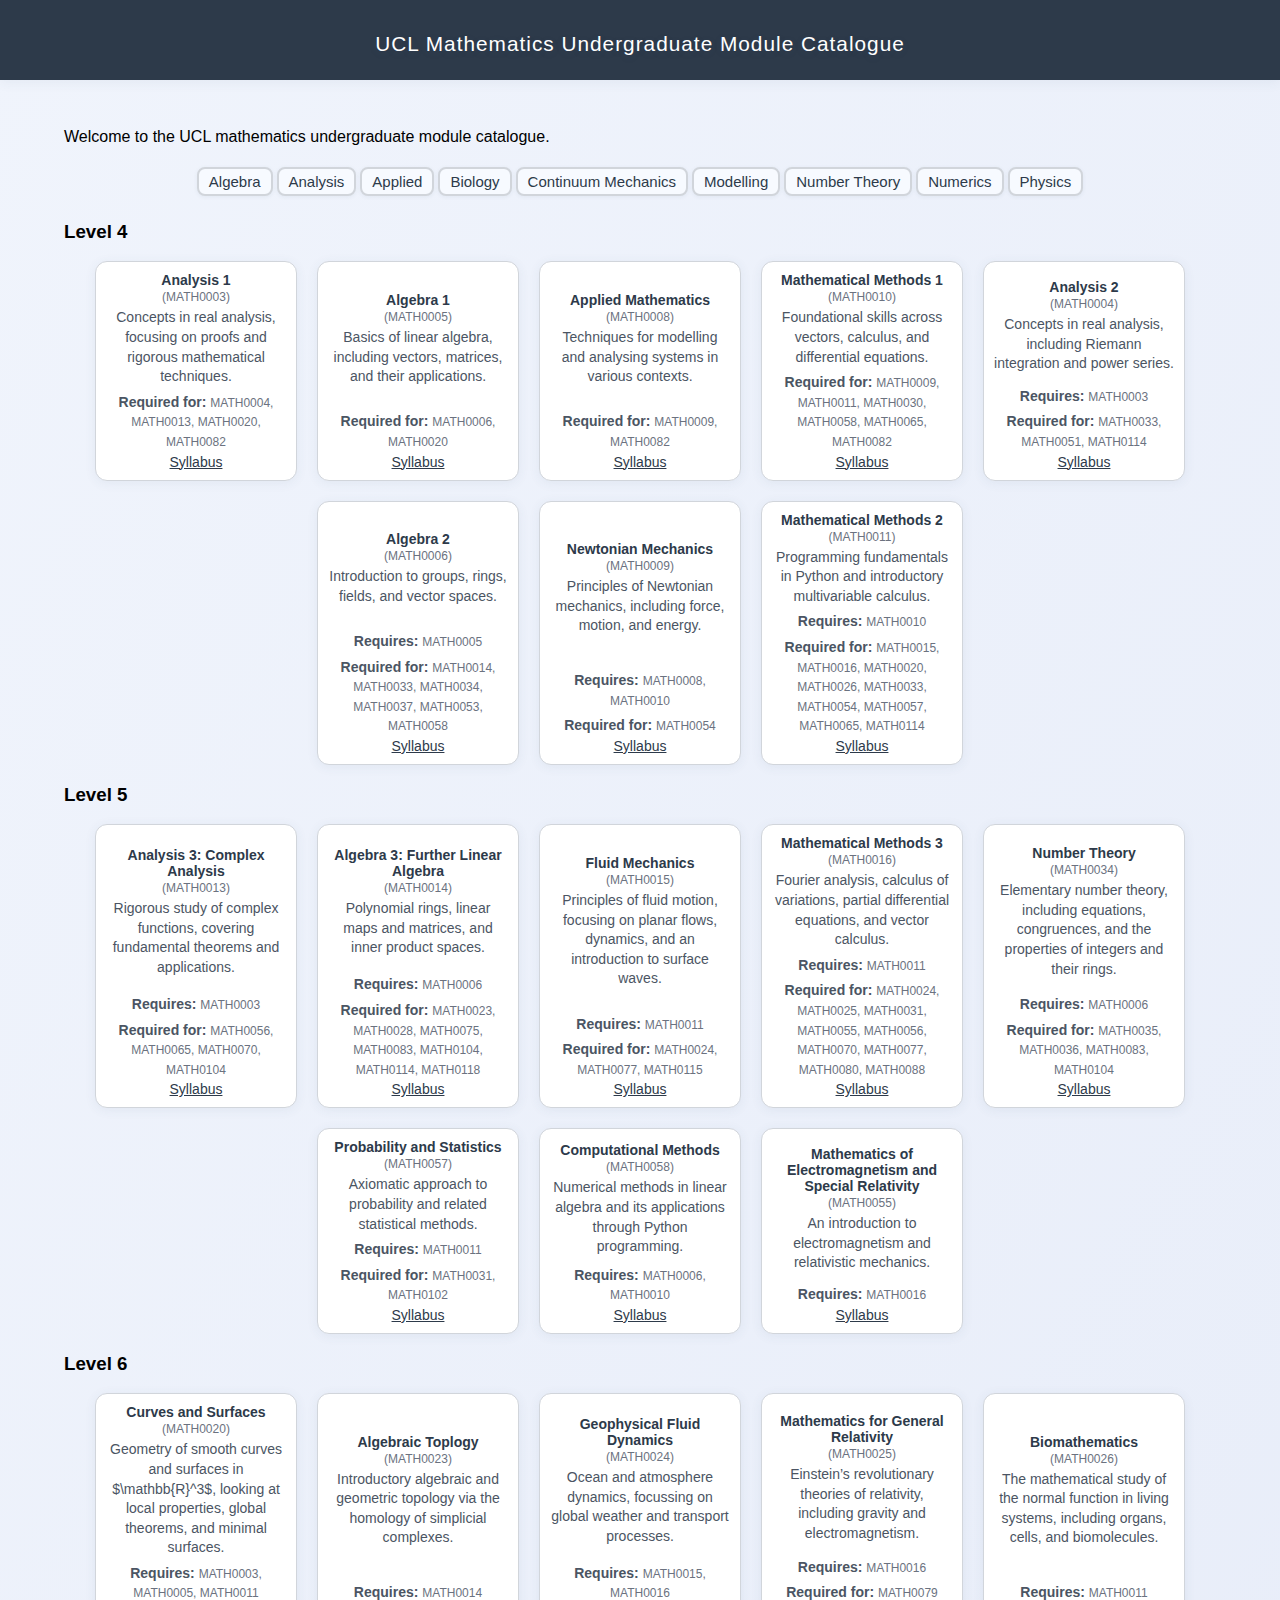
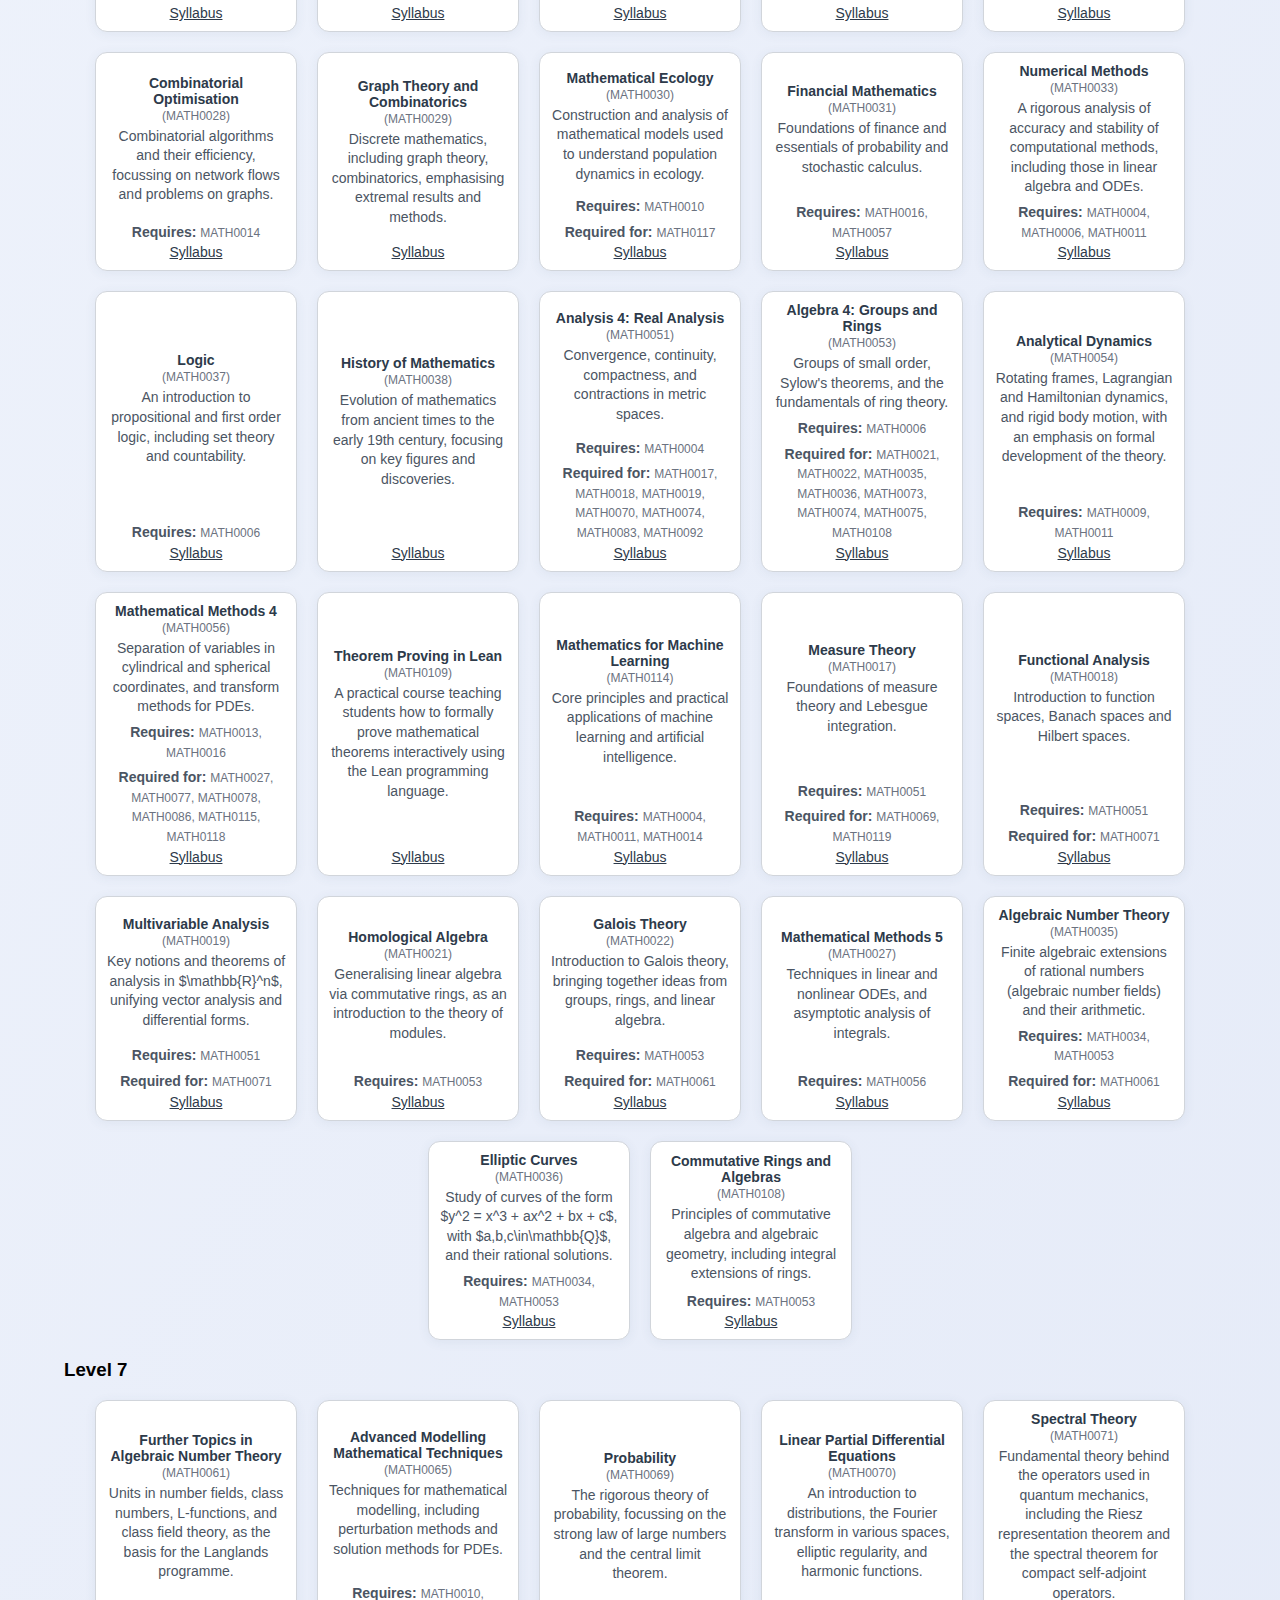
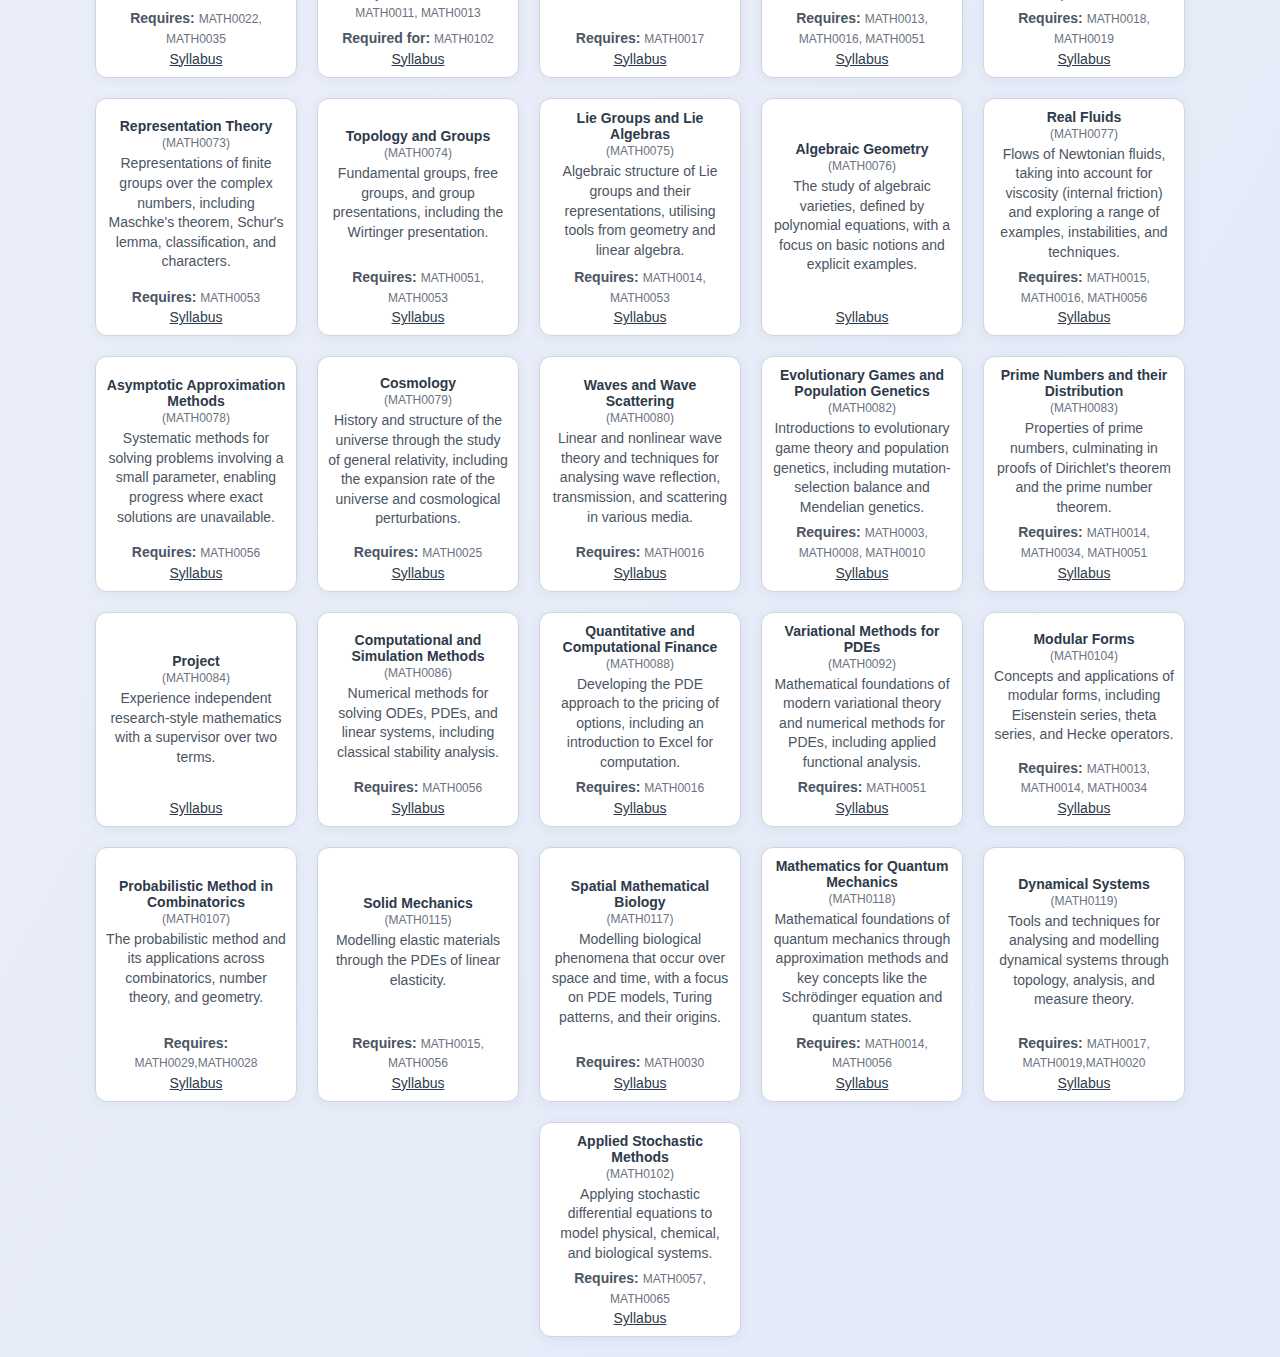
<file: index.html>
<!DOCTYPE html>
<html lang="en">
<head>
    <meta charset="utf-8" />
    <meta name="viewport" content="width=device-width, initial-scale=1" />
    <title>UCL Mathematics Undergraduate Module Catalogue</title>
    <link rel="stylesheet" href="styles.css"/>
    <script src="http://ajax.googleapis.com/ajax/libs/jquery/1.11.0/jquery.min.js"></script>
</head>
<body>
    <header>
        <h1>UCL Mathematics Undergraduate Module Catalogue</h1>
    </header>

    <main>
        <p>Welcome to the UCL mathematics undergraduate module catalogue.</p>
        <div id="theme-button-row"></div>
        <div id="module-grid"></div>
    </main>
    <svg id="svg-lines"></svg>
</body>
<script src="main.js"></script>
</html>
</file>
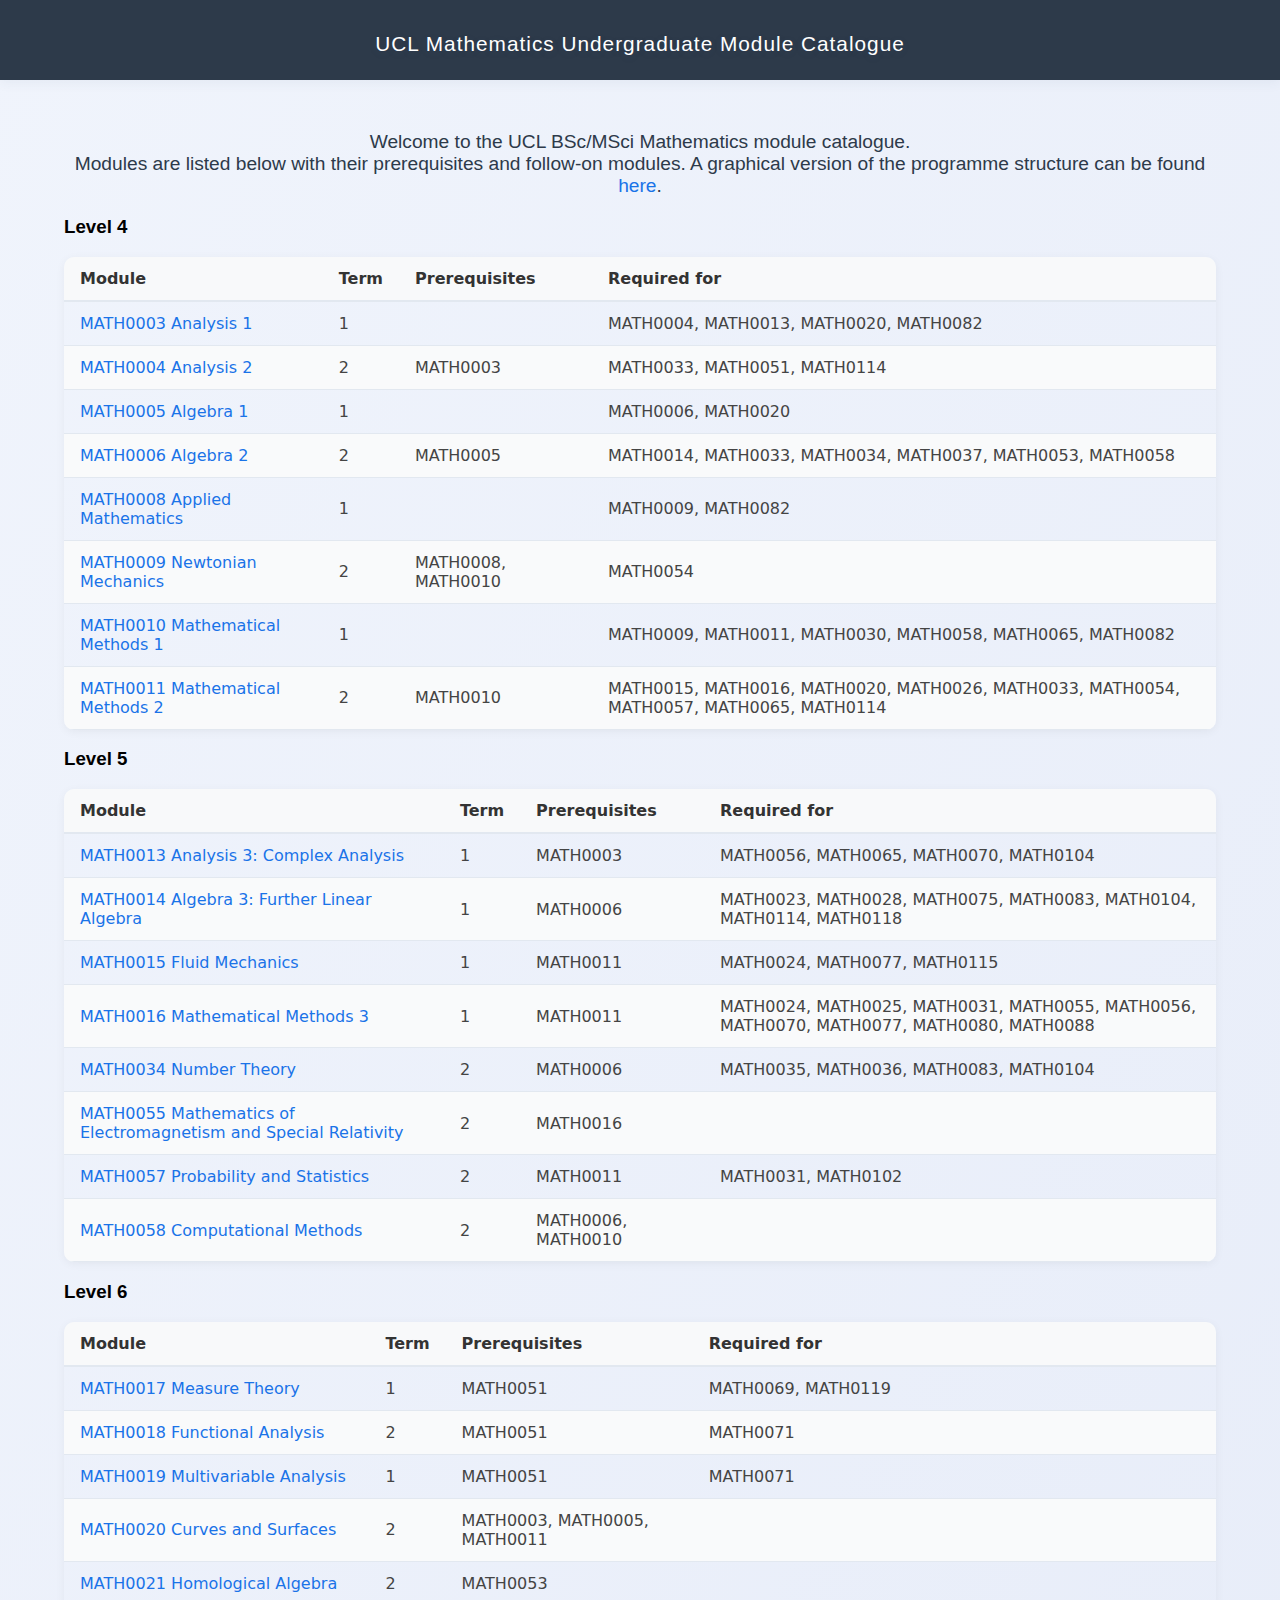
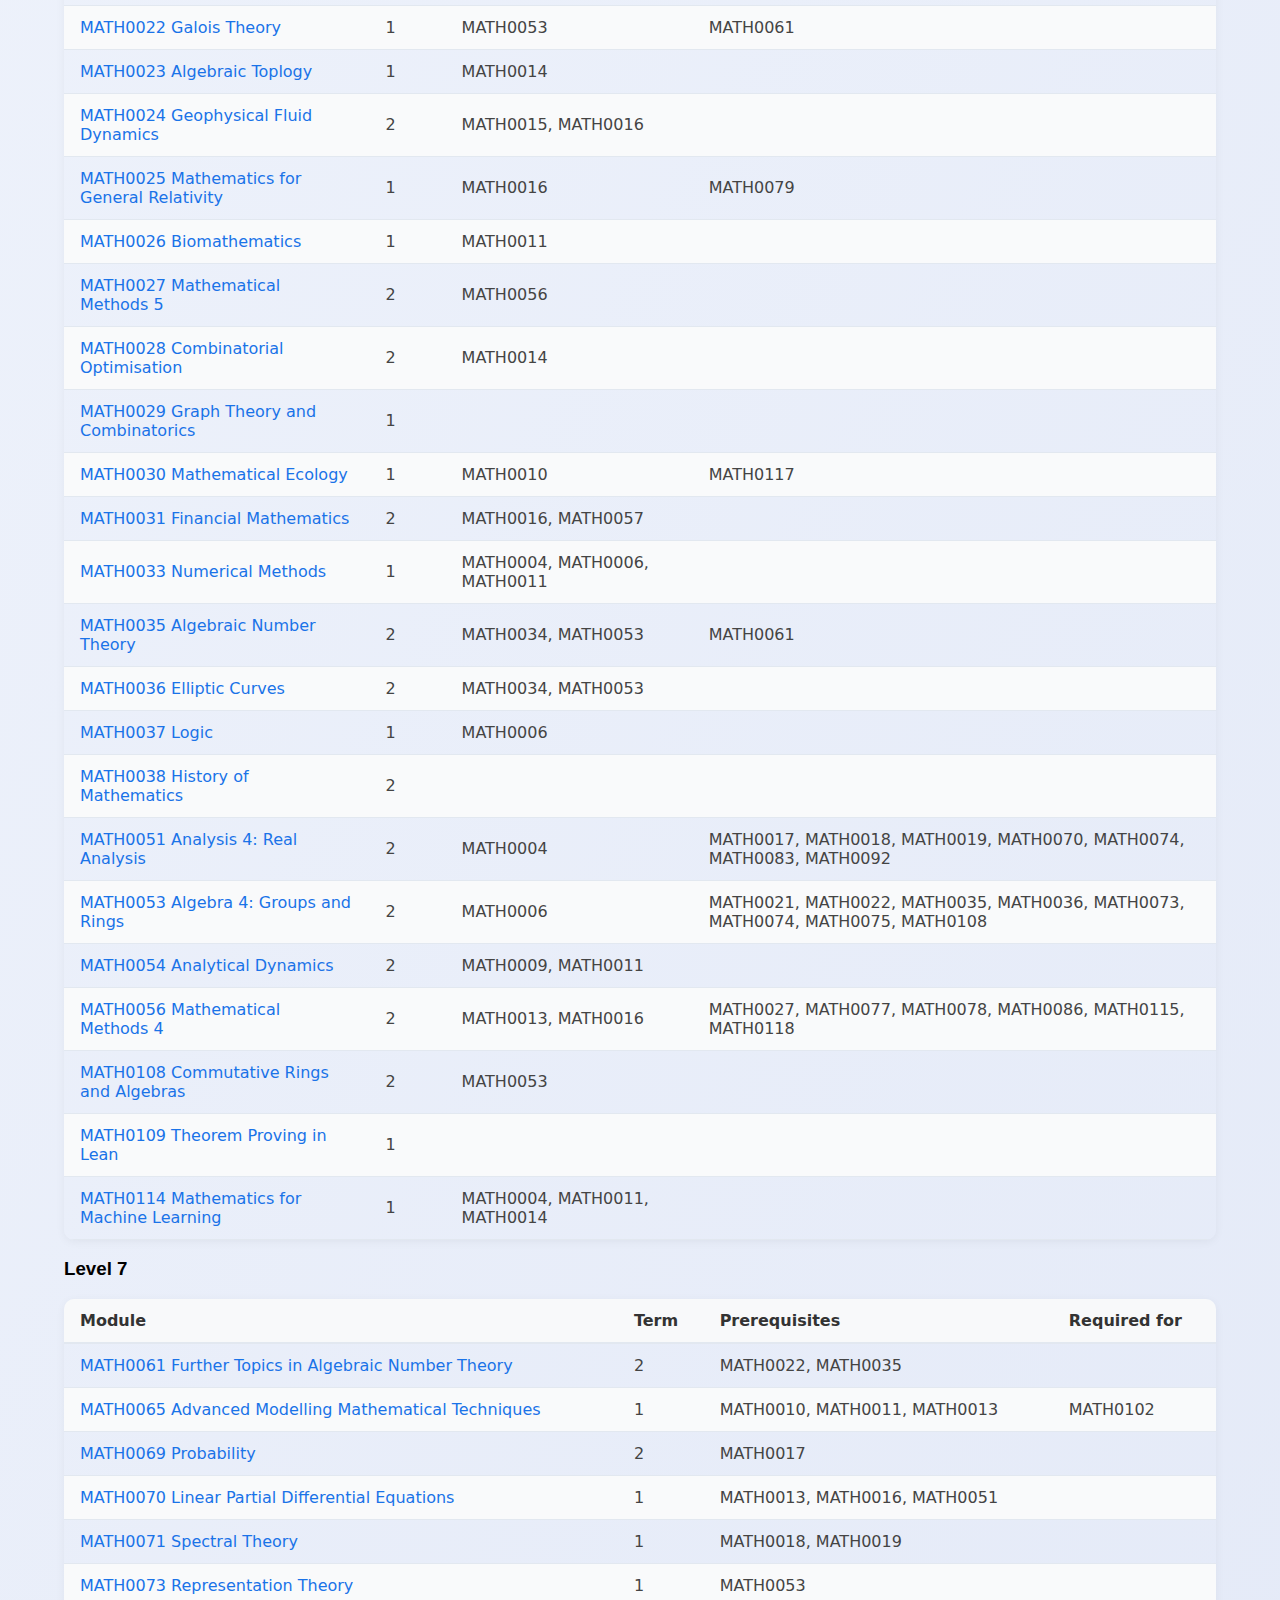
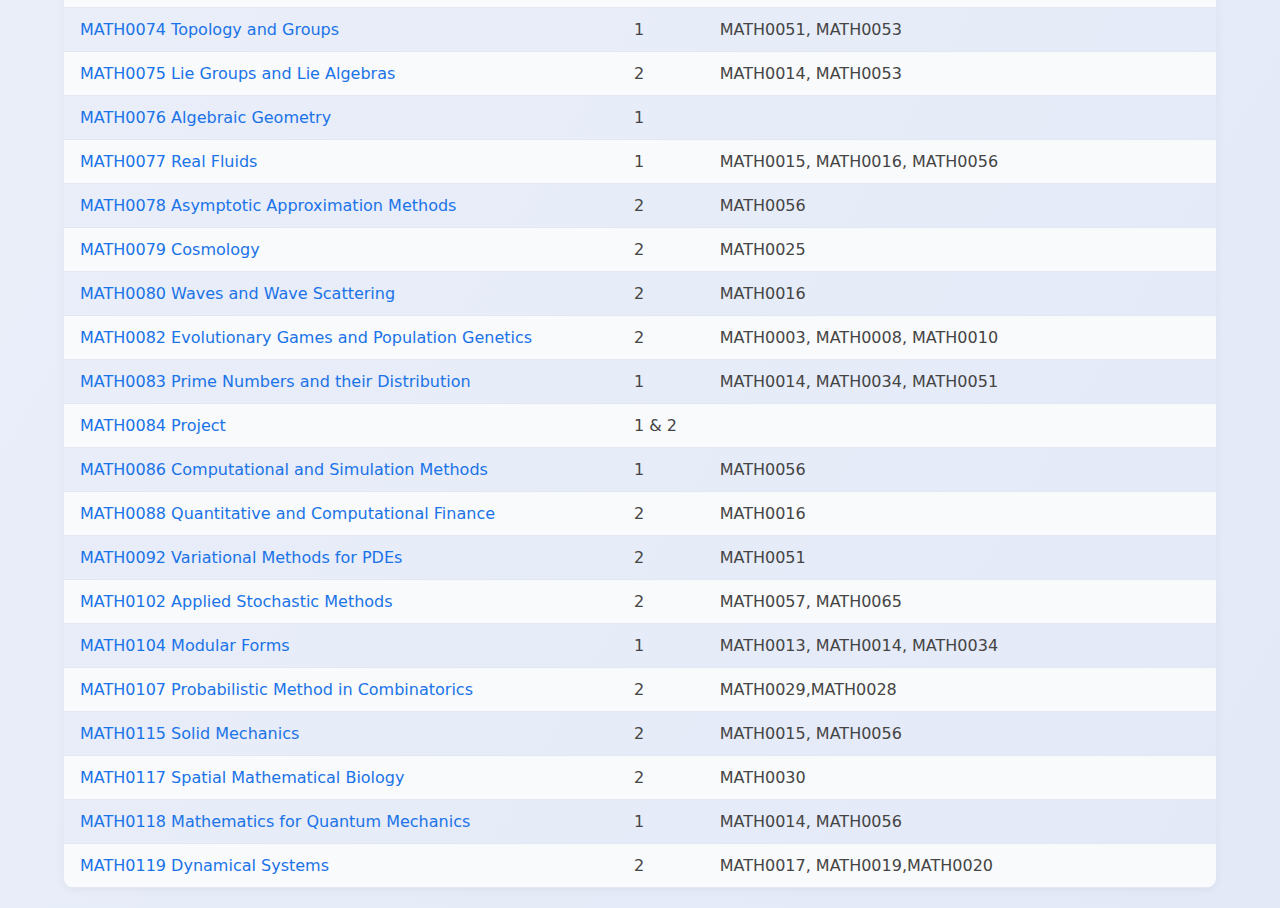
<file: table.html>
<!DOCTYPE html>
<html lang="en">
  <head>
    <meta charset="utf-8" />
    <meta name="viewport" content="width=device-width, initial-scale=1" />
    <title>UCL Mathematics Undergraduate Module Catalogue</title>
    <link rel="stylesheet" href="table.css" />
  </head>
  <body>
    <header>
      <h1>UCL Mathematics Undergraduate Module Catalogue</h1>
    </header>

    <main>
      <div id="intro">
        <p>
          Welcome to the UCL BSc/MSci Mathematics module catalogue.<br />
          Modules are listed below with their prerequisites and follow-on
          modules. A graphical version of the programme structure can be found
          <a href="index.html">here</a>.
        </p>
      </div>
      <div id="module-grid"></div>
    </main>
  </body>
  <script src="table.js"></script>
</html>
</file>
<file: styles.css>
body {
  font-family: "Segoe UI", "Roboto", "Arial", sans-serif;
  background: linear-gradient(120deg, #f0f4fc 0%, #e3e9f7 100%);
  margin: 0;
  min-height: 100vh;
  margin-bottom: 20px;
  -webkit-user-select: none;
  -ms-user-select: none;
  user-select: none;
}

#theme-button-row,
#detail-button-row,
#module-search {
  text-align: center;
  margin: 16px 0;
  line-height: 250%;
}

.module-group {
  display: flex;
  flex-wrap: wrap;
  gap: 20px;
  justify-content: center;
  text-align: center;
}

.module {
  border: 1.5px solid #d1d5db;
  padding: 10px 10px;
  margin: 0;
  border-radius: 12px;
  background: #fff;
  width: 180px;
  box-shadow: 0 2px 12px rgba(60, 80, 120, 0.07);
  transition: box-shadow 0.2s;
  flex-shrink: 0;
  font-size: 14px;
  display: flex;
  flex-direction: column;
  color: #2d3a4a;
}

.module:hover {
  box-shadow: 0 4px 24px rgba(60, 80, 120, 0.35);
  cursor: pointer;
}

.module h4 {
  margin: 0;
  font-weight: 600;
  text-align: center;
  font-size: 14px;
}

.module .module-code {
  font-weight: 400;
  font-size: 12px;
  color: #6b7280;
}

.module p {
  color: #4b5563;
  margin: 4px 0 2px 0;
  line-height: 1.4;
}

.themes-list,
#themes-detail-toggle {
  display: none;
}

br.title-break {
  /* display: none; */
}

.module a {
  color: inherit;
  text-align: center;
  font: inherit;
  font-size: 14px;
}

.module .top-container {
  flex-grow: 1;
}

.no-details-enabled .top-container {
  align-content: center;
}

.description-low-detail .module .description {
  display: none;
}

.syllabus-low-detail .module .syllabus {
  display: none;
}

.themes-low-detail .module .themes-list {
  display: none;
}

.prereqs-low-detail .module .prereqs-list {
  display: none;
}

.reqfors-low-detail .module .reqfors-list {
  display: none;
}

.module.active-module {
  border-color: #ff9800;
  background-color: #fff7e6;
  z-index: 1;
}

.module.prereq-module {
  border-color: #2196f3;
  background-color: #eaf4ff;
  z-index: 1;
}

.module.dependent-module {
  border-color: #4caf50;
  background-color: #f0fbe8;
  z-index: 1;
}

button {
  color: #2d3a4a;
  font-weight: 500;
  box-shadow: 0 1px 4px rgba(60, 80, 120, 0.07);
  transition: background 0.2s, box-shadow 0.2s;
  border: 2px solid #d1d5db;
  padding: 4px 10px;
  margin: 0 2px;
  border-radius: 8px;
  cursor: pointer;
  font-size: 15px;
  background: #f7faff;
}

button.theme-button {
  border: 2px solid #d1d5db;
  padding: 4px 10px;
  margin: 0 2px;
  border-radius: 8px;
  cursor: pointer;
  font-size: 15px;
  background: #f7faff;
}

button:hover {
  background: #eaf4ff;
  box-shadow: 0 2px 8px rgba(60, 80, 120, 0.12);
}

.module button.theme-button {
  padding: 2px 6px;
  font-size: 12px;
}

.active-theme {
  border-color: #2d3a4a;
}

button.theme-button.active-theme {
  border-color: #2d3a4a;
  background: #eaf4ff;
}

button[data-state="on"] {
  border-color: #2d3a4a;
  background: #eaf4ff;
}

.inactive-theme,
.inactive-module {
  opacity: 0.5;
}

.module.inactive-theme {
  display: none;
}

#svg-lines {
  position: absolute;
  top: 0;
  left: 0;
  pointer-events: none;
  z-index: 0;
}

path {
  stroke-width: 2;
}

header {
  background: #2d3a4a;
  color: #fff;
  padding: 32px 0 24px 0;
  text-align: center;
  box-shadow: 0 2px 12px rgba(60, 80, 120, 0.07);
}

header h1 {
  margin: 0;
  font-size: 1.3rem;
  font-weight: 500;
  letter-spacing: 1px;
  text-shadow: 0 2px 8px rgba(60, 80, 120, 0.12);
}

main {
  max-width: max(1100px, 90%);
  margin: 0 auto;
  padding: 32px 16px 0 16px;
}

#intro p {
  font-size: 1.2rem;
  color: #2d3a4a;
  margin-bottom: 18px;
  text-align: center;
}

.tooltip {
  position: absolute;
  padding-left: 5px;
  font-size: 12px;
  pointer-events: none;
  z-index: 10;
  max-width: 200px;
}

input[type="text"] {
  padding: 6px 8px;
  font-size: px;
  border: 1.5px solid #d1d5db;
  border-radius: 8px;
  width: 200px;
  box-shadow: 0 1px 4px rgba(60, 80, 120, 0.07);
}

@media screen and (max-width: 768px) {
  br.title-break {
    display: inline;
  }

  .module {
    width: 140px;
  }
  .module h4 {
    font-size: 14px;
  }
  .module p,
  .module a {
    font-size: 12px;
  }
}
</file>
<file: table.css>
body {
  font-family: "Segoe UI", "Roboto", "Arial", sans-serif;
  background: linear-gradient(120deg, #f0f4fc 0%, #e3e9f7 100%);
  margin: 0;
  min-height: 100vh;
  margin-bottom: 20px;
}

#theme-button-row,
#detail-button-row,
#module-search {
  text-align: center;
  margin: 16px 0;
  line-height: 250%;
}

a {
  color: #1a73e8;
  text-decoration: none;
}

table {
  width: 100%;
  border-collapse: collapse;
  font-family: system-ui, sans-serif;
  box-shadow: 0 2px 10px rgba(0, 0, 0, 0.05);
  border-radius: 10px;
  overflow: hidden;
}

thead {
  background: #f8f9fa;
}

th,
td {
  text-align: left;
  padding: 12px 16px;
}

th {
  font-weight: 600;
  color: #333;
  border-bottom: 2px solid #e2e8f0;
}

tr:nth-child(even) {
  background: #f9fafb;
}

tr:hover {
  background: #edf2f7;
  transition: background 0.2s ease;
}

td {
  border-bottom: 1px solid #e2e8f0;
  color: #444;
}

header {
  background: #2d3a4a;
  color: #fff;
  padding: 32px 0 24px 0;
  text-align: center;
  box-shadow: 0 2px 12px rgba(60, 80, 120, 0.07);
}

header h1 {
  margin: 0;
  font-size: 1.3rem;
  font-weight: 500;
  letter-spacing: 1px;
  text-shadow: 0 2px 8px rgba(60, 80, 120, 0.12);
}

main {
  max-width: max(1100px, 90%);
  margin: 0 auto;
  padding: 32px 16px 0 16px;
}

#intro p {
  font-size: 1.2rem;
  color: #2d3a4a;
  margin-bottom: 18px;
  text-align: center;
}
</file>
